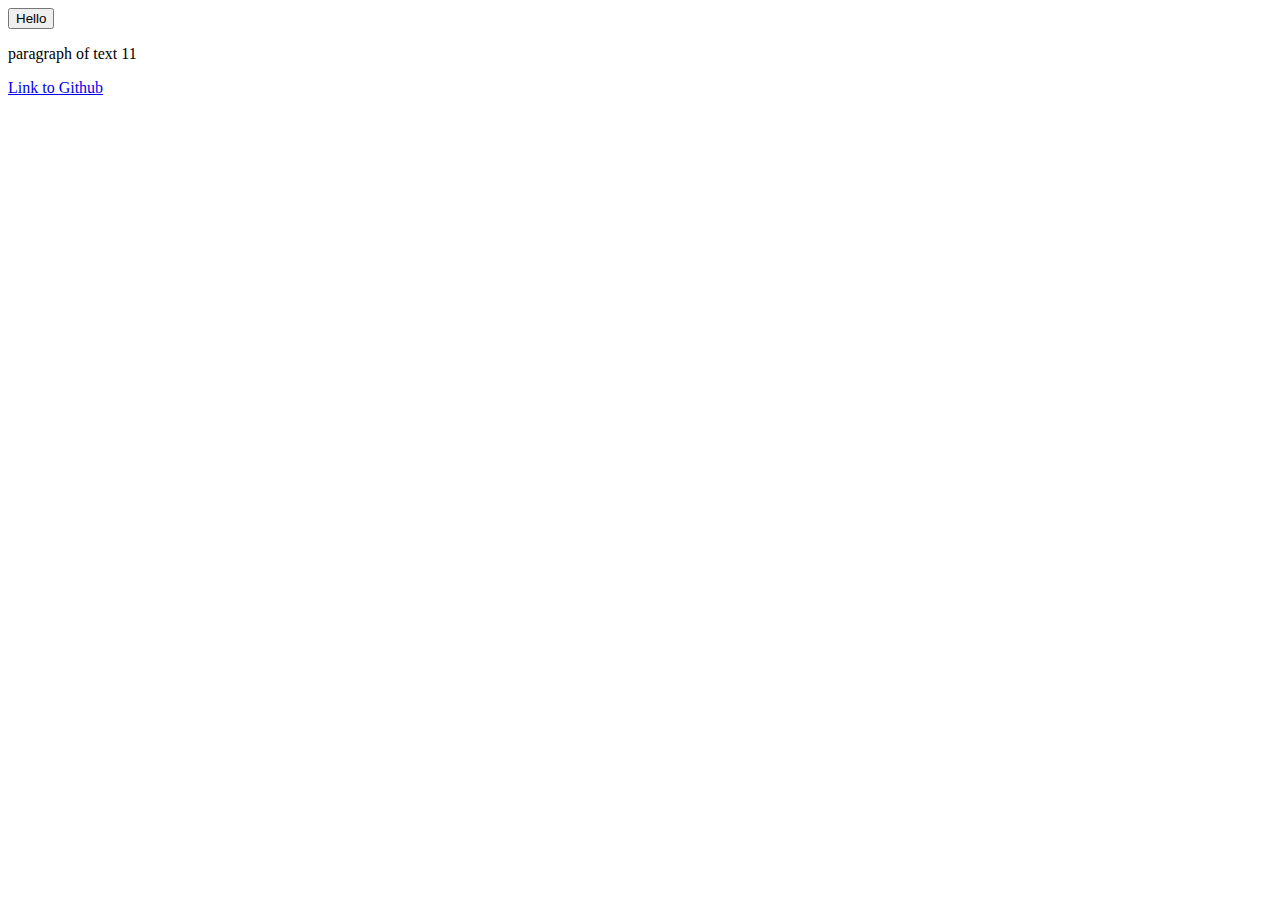
<file: intro-html/index.html>
<!DOCTYPE html>
<html>
    <head>
        <title>First Website</title>
    </head>
    <body>
        <button>
            Hello
        </button>
        <p>
            paragraph of text 11
        </p>
        <a href="https://github.com/Merch7x/" target="_blank">
            Link to Github
        </a>
    </body>
</html>
</file>
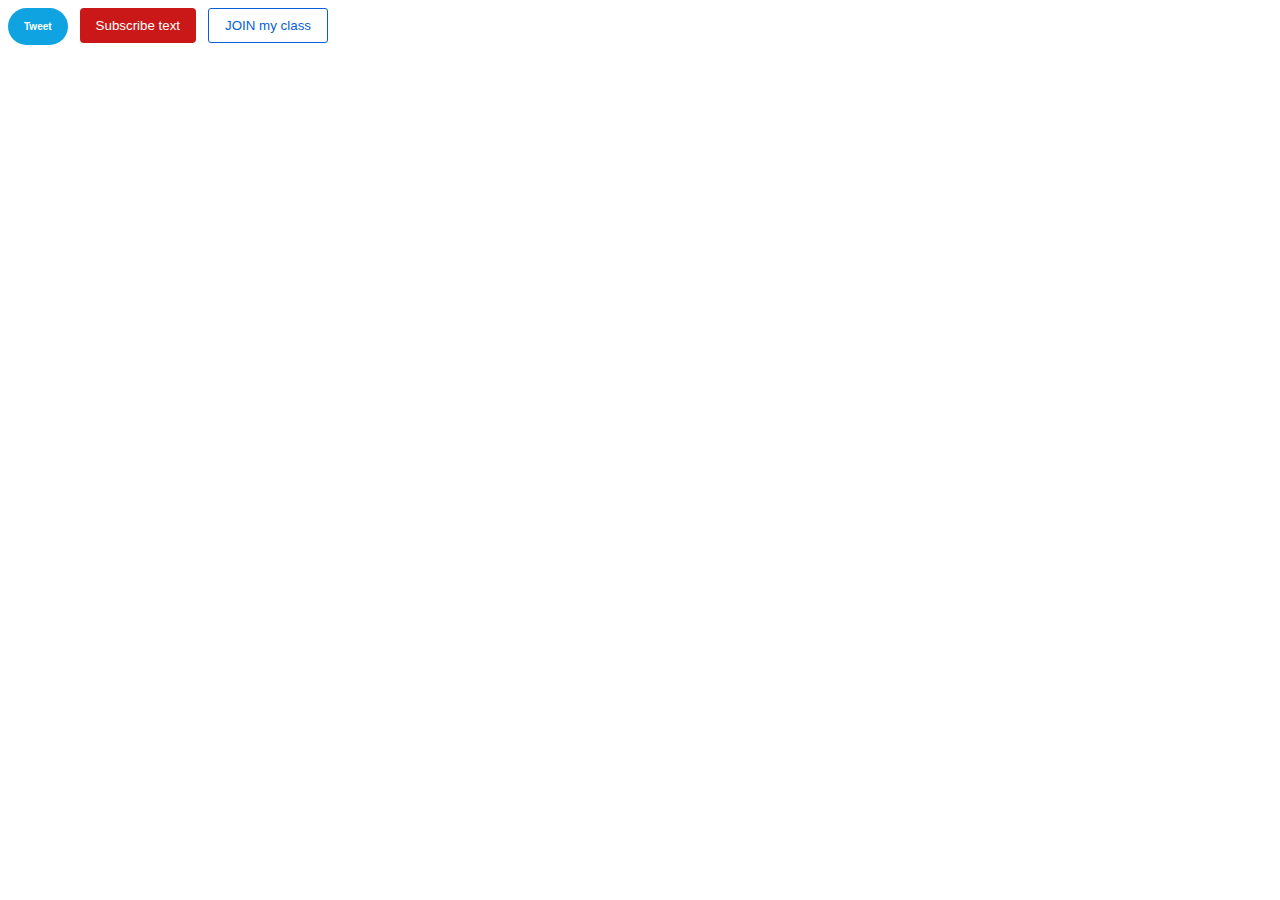
<file: intro-html/buttons.html>
<!DOCTYPE html>
<html>
  <head>
    <title>Buttons</title>
    <link rel="stylesheet" href="buttons.css">
  </head>
  <body>   
    <button class="tweet-button">
      Tweet
    </button>
    <button class="Subscribe-button">
      Subscribe text
    </button>
    <button class="join-button">
      JOIN my class
    </button>
  </body>
</html>
</file>
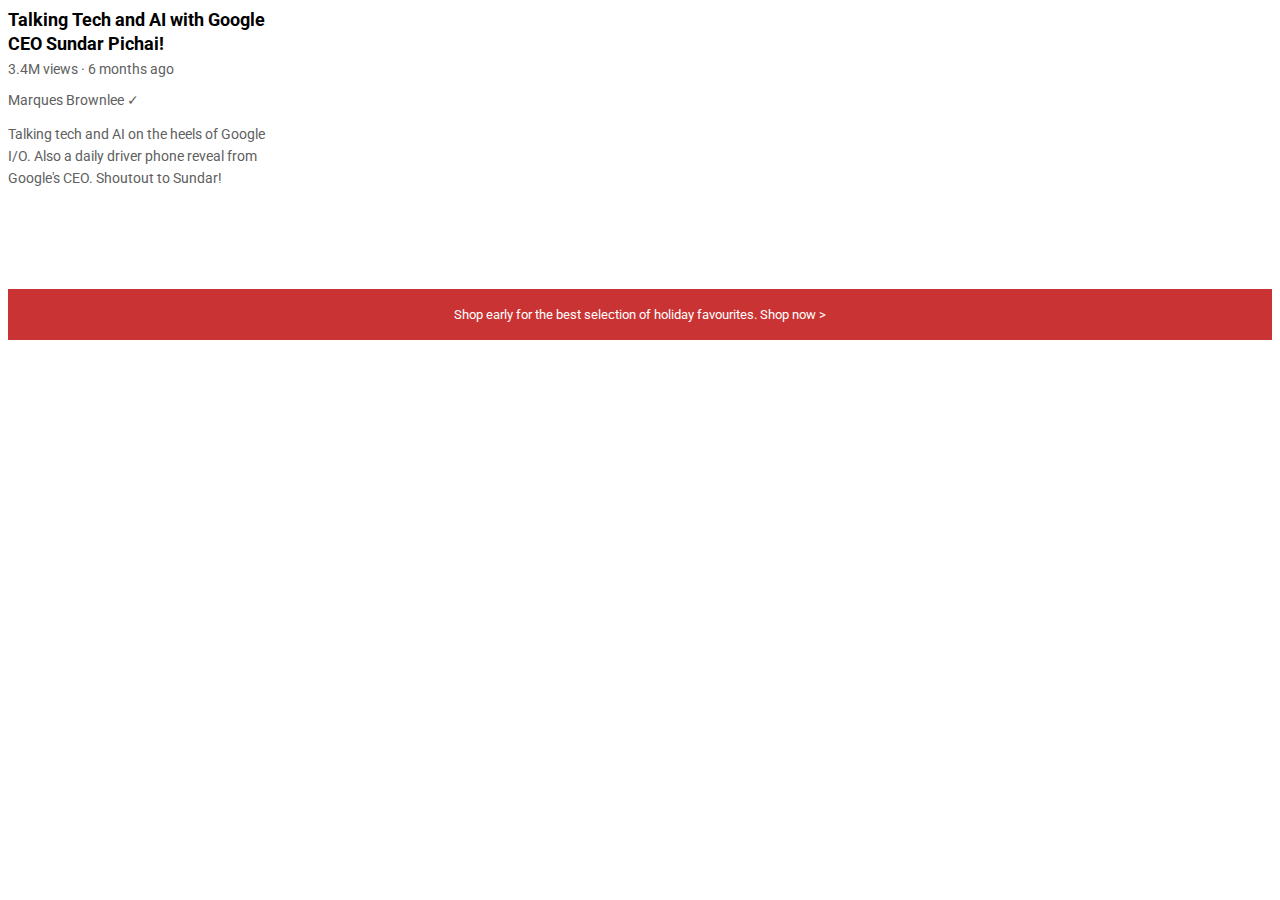
<file: intro-html/text.html>
<!DOCTYPE html>
<html>
  <head>
    <title>Text</title>
    <link rel="preconnect" href="https://fonts.googleapis.com">
    <link rel="preconnect" href="https://fonts.gstatic.com" crossorigin>
    <link href="https://fonts.googleapis.com/css2?family=Roboto:ital,wght@0,400;1,700&display=swap" rel="stylesheet">
    <link rel="stylesheet" href="text.css">
  </head>
  <body>
    <p class="video-title">
      Talking Tech and AI with Google CEO Sundar Pichai!
    </p>
    
    <p class="video-stats">
      3.4M views &#183; 6 months ago
    </p>
    
    <p class="channel-owner">
      Marques Brownlee &#10003;
    </p>
    
    <p class="review">
      Talking tech and AI on the heels of Google I/O. 
      Also a daily driver phone reveal from Google's CEO. 
      Shoutout to Sundar!
    </p>
    
    <p class="apple-button">
      Shop early for the best selection of holiday favourites. <span class="text">Shop now &#62;</span>
    </p>
  </body>
</html>
</file>
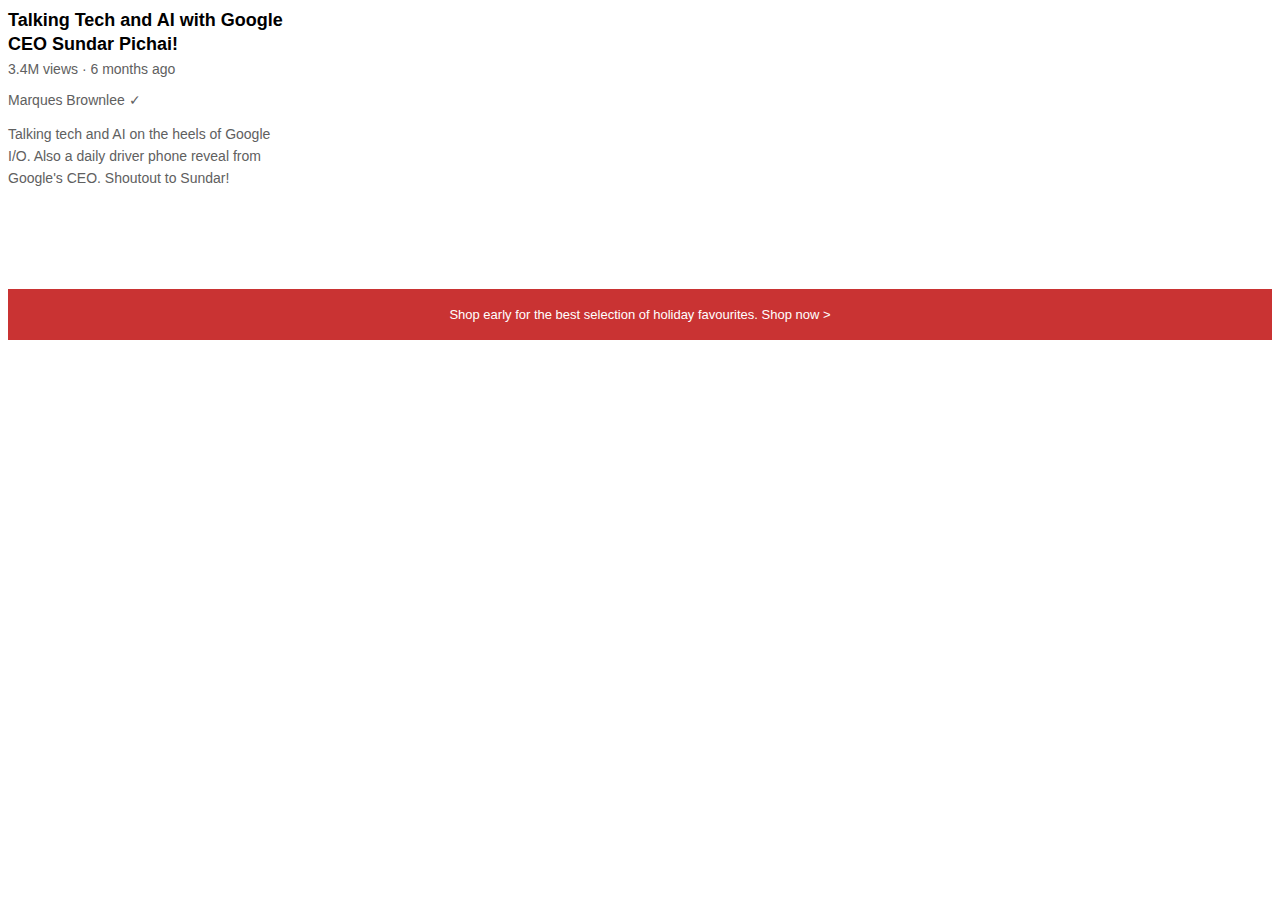
<file: portfolio/text.html>
<!DOCTYPE html>
<html>
  <head>
    <title>Text</title>
    <link rel="stylesheet" href="text.css">
  </head>
  <body>
    <p class="video-title">
      Talking Tech and AI with Google CEO Sundar Pichai!
    </p>
    
    <p class="video-stats">
      3.4M views &#183; 6 months ago
    </p>
    
    <p class="channel-owner">
      Marques Brownlee &#10003;
    </p>
    
    <p class="review">
      Talking tech and AI on the heels of Google I/O. 
      Also a daily driver phone reveal from Google's CEO. 
      Shoutout to Sundar!
    </p>
    
    <p class="apple-button">
      Shop early for the best selection of holiday favourites. <span class="text">Shop now &#62;</span>
    </p>
  </body>
</html>
</file>
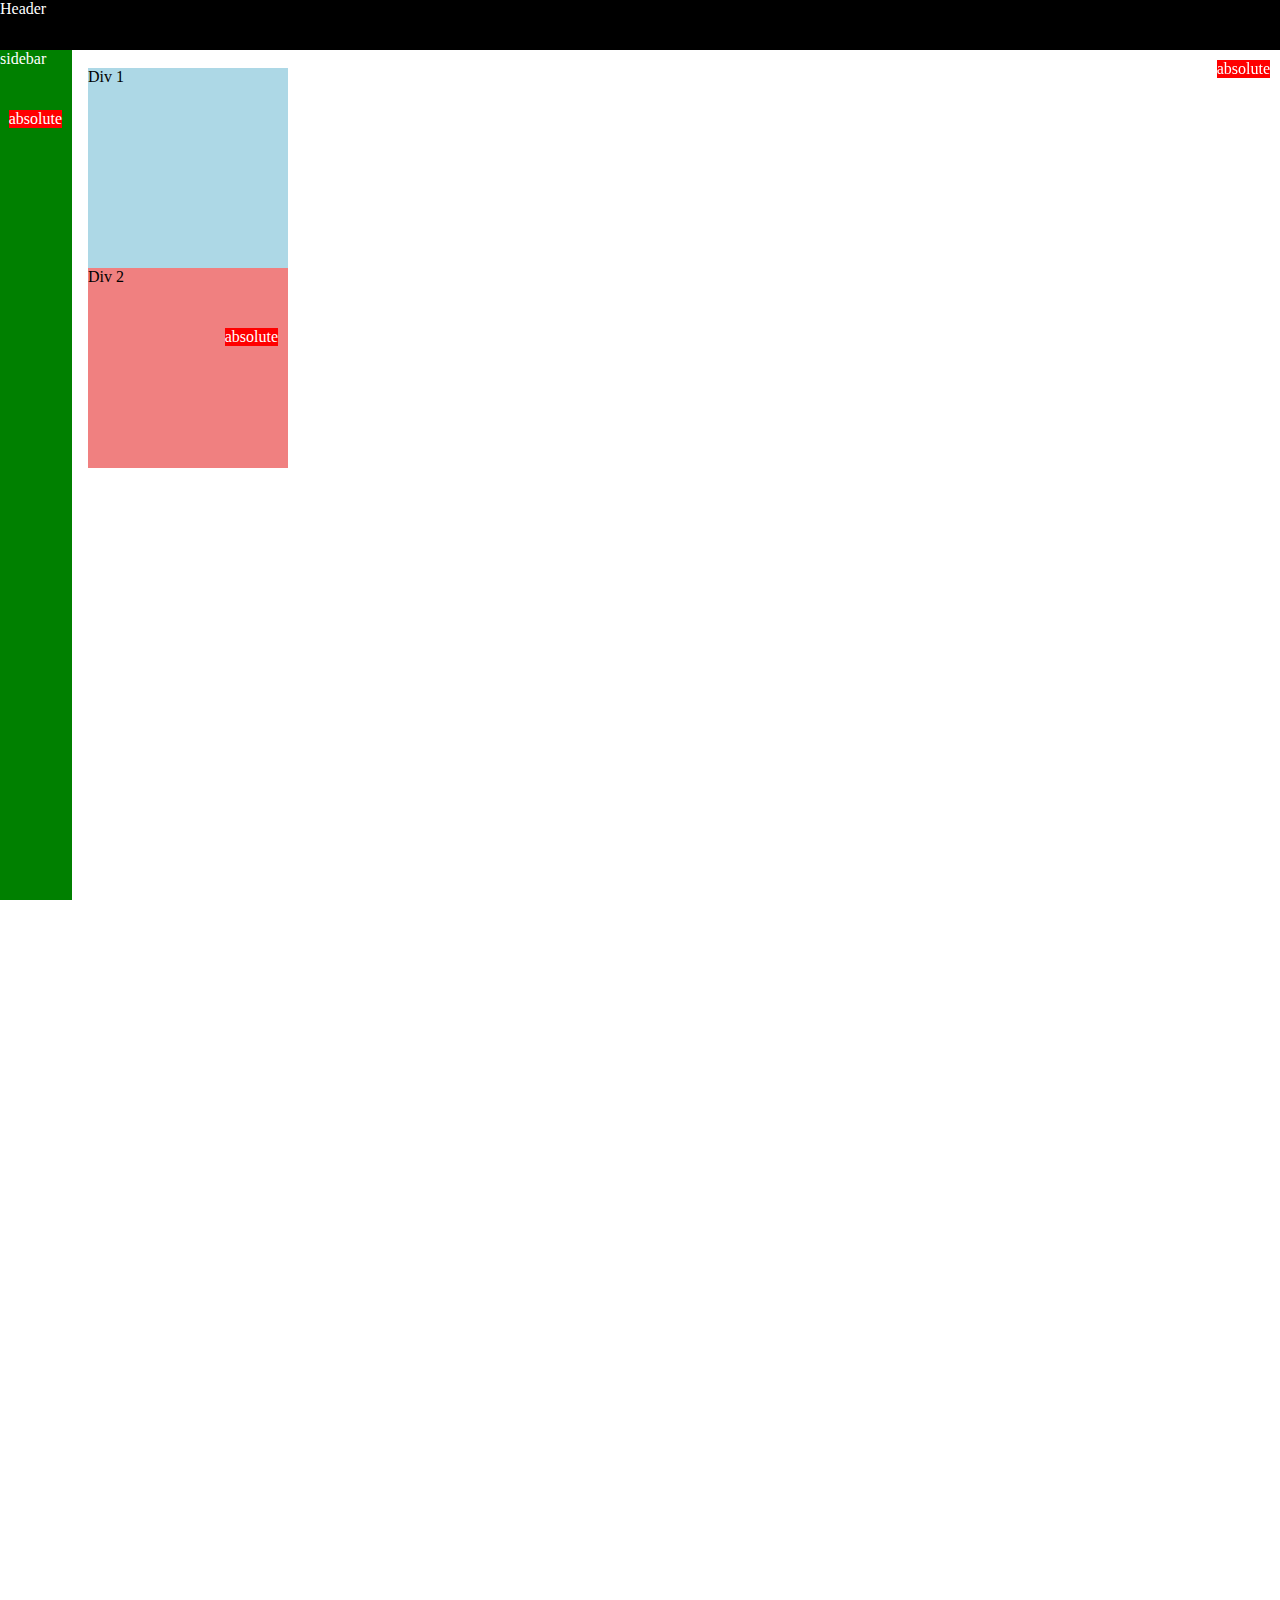
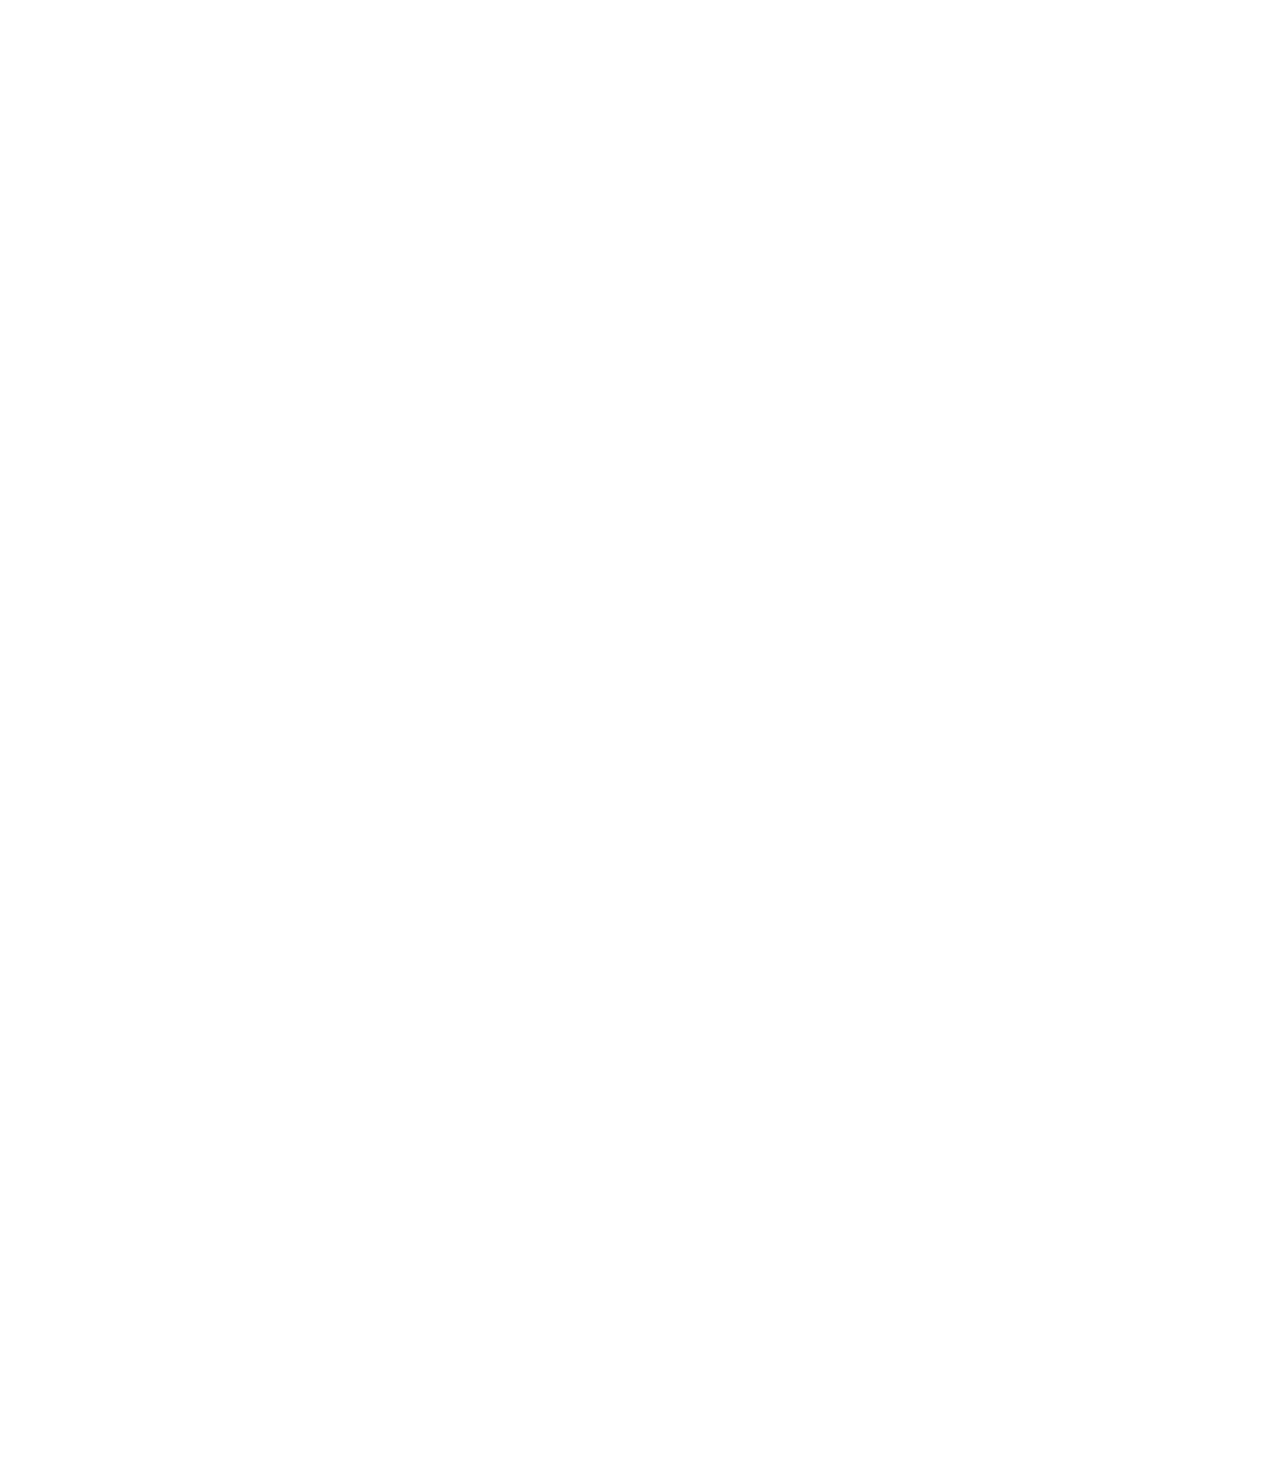
<file: youtube/csspositions.html>
<!DOCTYPE html>
<html>
  <head>
    <title>Positions</title>
  </head>
  <body style="
   height: 3000px;
   padding-top: 60px; 
   padding-left: 80px;
  ">
    <div style="
    background-color: rgb(0, 0, 0);
    color: white;
    position: fixed;
    top: 0;
    left: 0;
    right: 0;
    height: 50px;
   
    "> Header</div> 
    <div style="
      background-color: green;
      color: white;
      position: fixed;
      left: 0;
      bottom: 0;
      top: 50px;
      width: 72px;
      z-index: 1;

    ">
      sidebar 
      <div style="
      position: absolute;
      background-color: red;
      color: white;
      right: 10px;
      top: 60px;
    ">
      absolute
    </div>
    </div>

    <div style="
      position: absolute;
      background-color: red;
      color: white;
      right: 10px;
      top: 60px;
    ">
      absolute
    </div>
    </div>
    <div style="background-color: lightblue;width: 200px;height: 200px;position: static;">
       Div 1
    </div>
    <div style="background-color: lightcoral; width: 200px;height: 200px;position: relative;">
       Div 2 
       <div style="
       position: absolute;
       background-color: red;
       color: white;
       right: 10px;
       top: 60px;
       ">
       absolute
       </div>
    </div>
  </body>
</html>
</file>
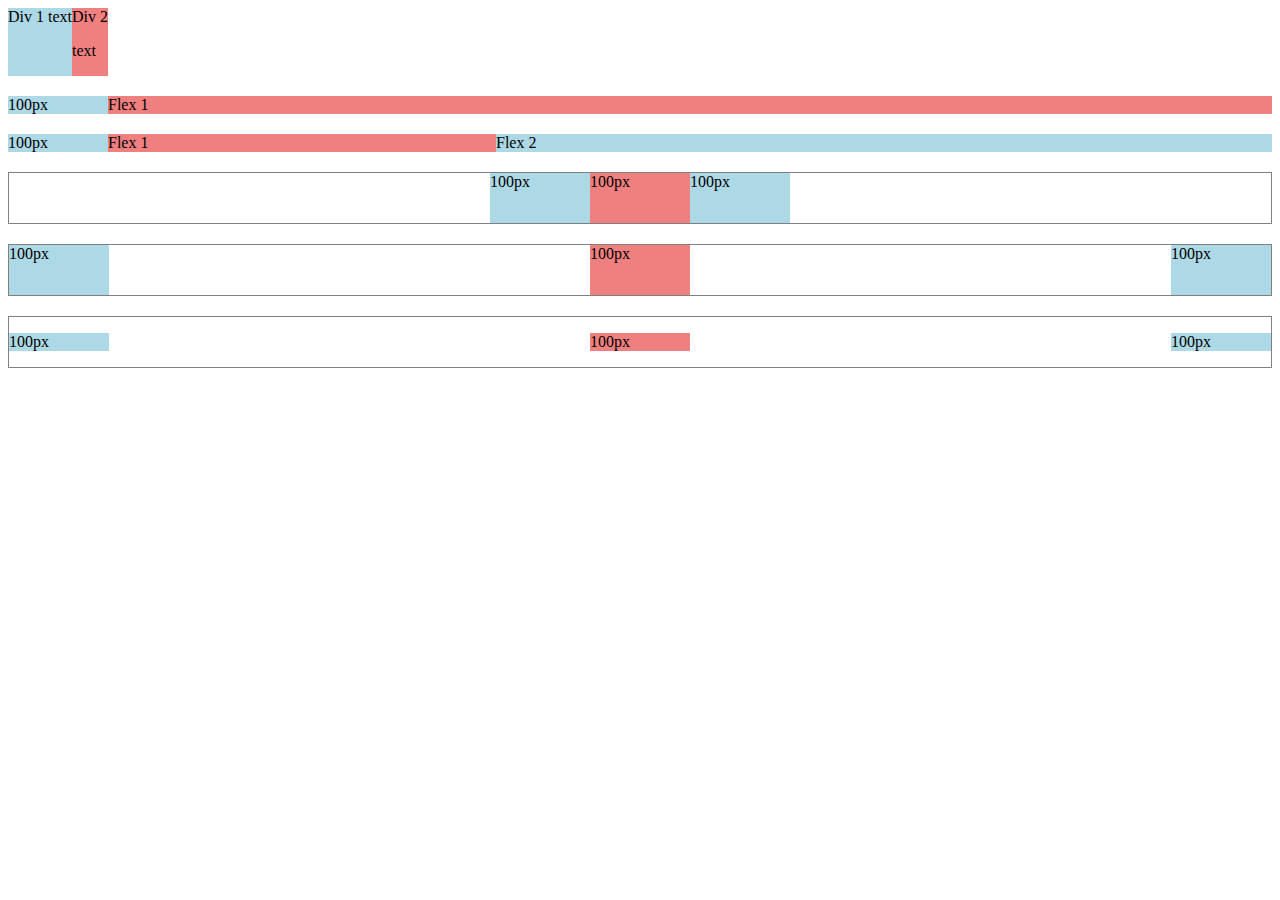
<file: youtube/flexbox.html>
<!DOCTYPE html>
<html>
  <head>
    <title>FlexBox</title>
  </head>
  <body>
    <div style="
    display: flex;
    flex-direction: row;
    ">
      <div style="background-color: lightblue;"> Div 1 text</div>
      <div style="background-color: lightcoral;"> Div 2 <p>text</p></div>
    </div>

    <div style="
    margin-top: 20px;
    display: flex;
    flex-direction: row;
    ">
      <div style="background-color: lightblue; width: 100px;"> 100px </div>
      <div style="background-color: lightcoral; flex: 1;"> Flex 1</div>
    </div>

    <div style="
    margin-top: 20px;
    display: flex;
    flex-direction: row;
    ">
      <div style="background-color: lightblue; width: 100px;"> 100px </div>
      <div style="background-color: lightcoral; flex: 1;"> Flex 1</div>
      <div style="background-color: lightblue; flex: 2;"> Flex 2 </div>
    </div>

    <div style="
    margin-top: 20px;
    height: 50px;
    border-width: 1px;
    border-style: solid;
    border-color: gray;
    display: flex;
    flex-direction: row;
    justify-content: center;
    ">
      <div style="background-color: lightblue; width: 100px;"> 100px </div>
      <div style="background-color: lightcoral;width: 100px;"> 100px</div>
      <div style="background-color: lightblue; width: 100px;;"> 100px </div>
    </div>

    <div style="
    margin-top: 20px;
    height: 50px;
    border-width: 1px;
    border-style: solid;
    border-color: gray;
    display: flex;
    flex-direction: row;
    justify-content: space-between
    ">
      <div style="background-color: lightblue; width: 100px;"> 100px</div>
      <div style="background-color: lightcoral;width: 100px;"> 100px</div>
      <div style="background-color: lightblue; width: 100px;;"> 100px </div>
    </div>

    <div style="
    margin-top: 20px;
    height: 50px;
    border-width: 1px;
    border-style: solid;
    border-color: gray;
    display: flex;
    flex-direction: row;
    justify-content: space-between;
    align-items: center;
    
    ">
      <div style="background-color: lightblue; width: 100px;"> 100px</div>
      <div style="background-color: lightcoral;width: 100px;"> 100px</div>
      <div style="background-color: lightblue; width: 100px;;"> 100px </div>
    </div>
  </body>
</html>
</file>
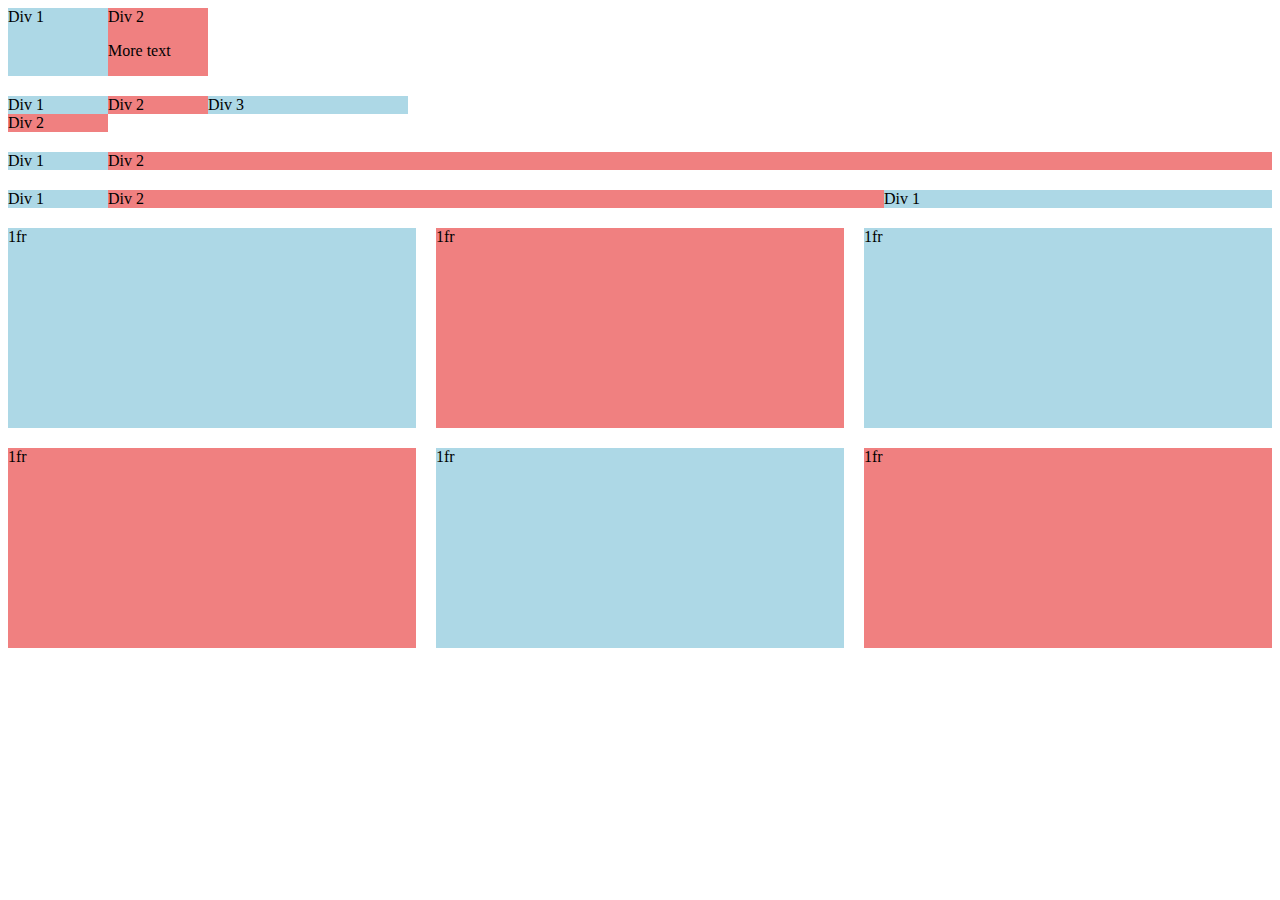
<file: youtube/grid.html>
<!DOCTYPE html>
<html>
  <head>
    <title>Grid</title>
  </head>
  <body>
    <div style="
      display: grid;
      grid-template-columns: 100px 100px;
      ">
      <div style="background-color: lightblue;">Div 1</div>
      <div style="background-color: lightcoral;">Div 2 <p>More text </p></div>
    </div>

    <div style="
    margin-top: 20px;
    display: grid;
    grid-template-columns: 100px 100px 200px;
    ">
    <div style="background-color: lightblue;">Div 1</div>
    <div style="background-color: lightcoral;">Div 2</div>
    <div style="background-color: lightblue;">Div 3</div>
    <div style="background-color: lightcoral;">Div 2</div>
  </div>

  <div style="
  margin-top: 20px;
  display: grid;
  grid-template-columns: 100px 1fr;
  ">
  <div style="background-color: lightblue;">Div 1</div>
  <div style="background-color: lightcoral;">Div 2</div>
  </div>

  <div style="
  margin-top: 20px;
  display: grid;
  grid-template-columns: 100px 2fr 1fr;
  ">
  <div style="background-color: lightblue;">Div 1</div>
  <div style="background-color: lightcoral;">Div 2</div>
  <div style="background-color: lightblue;">Div 1</div>
  </div>

  <div style="
  margin-top: 20px;
  display: grid;
  grid-template-columns: 1fr 1fr 1fr;
  column-gap: 20px;
  row-gap: 20px;
  ">
  <div style="background-color: lightblue; height: 200px;">1fr</div>
  <div style="background-color: lightcoral; height: 200px;">1fr</div>
  <div style="background-color: lightblue; height: 200px;">1fr</div>
  <div style="background-color: lightcoral; height: 200px;">1fr</div>
  <div style="background-color: lightblue; height: 200px;">1fr</div>
  <div style="background-color: lightcoral; height: 200px;">1fr</div>

  </div>

  </body>
</html>
</file>
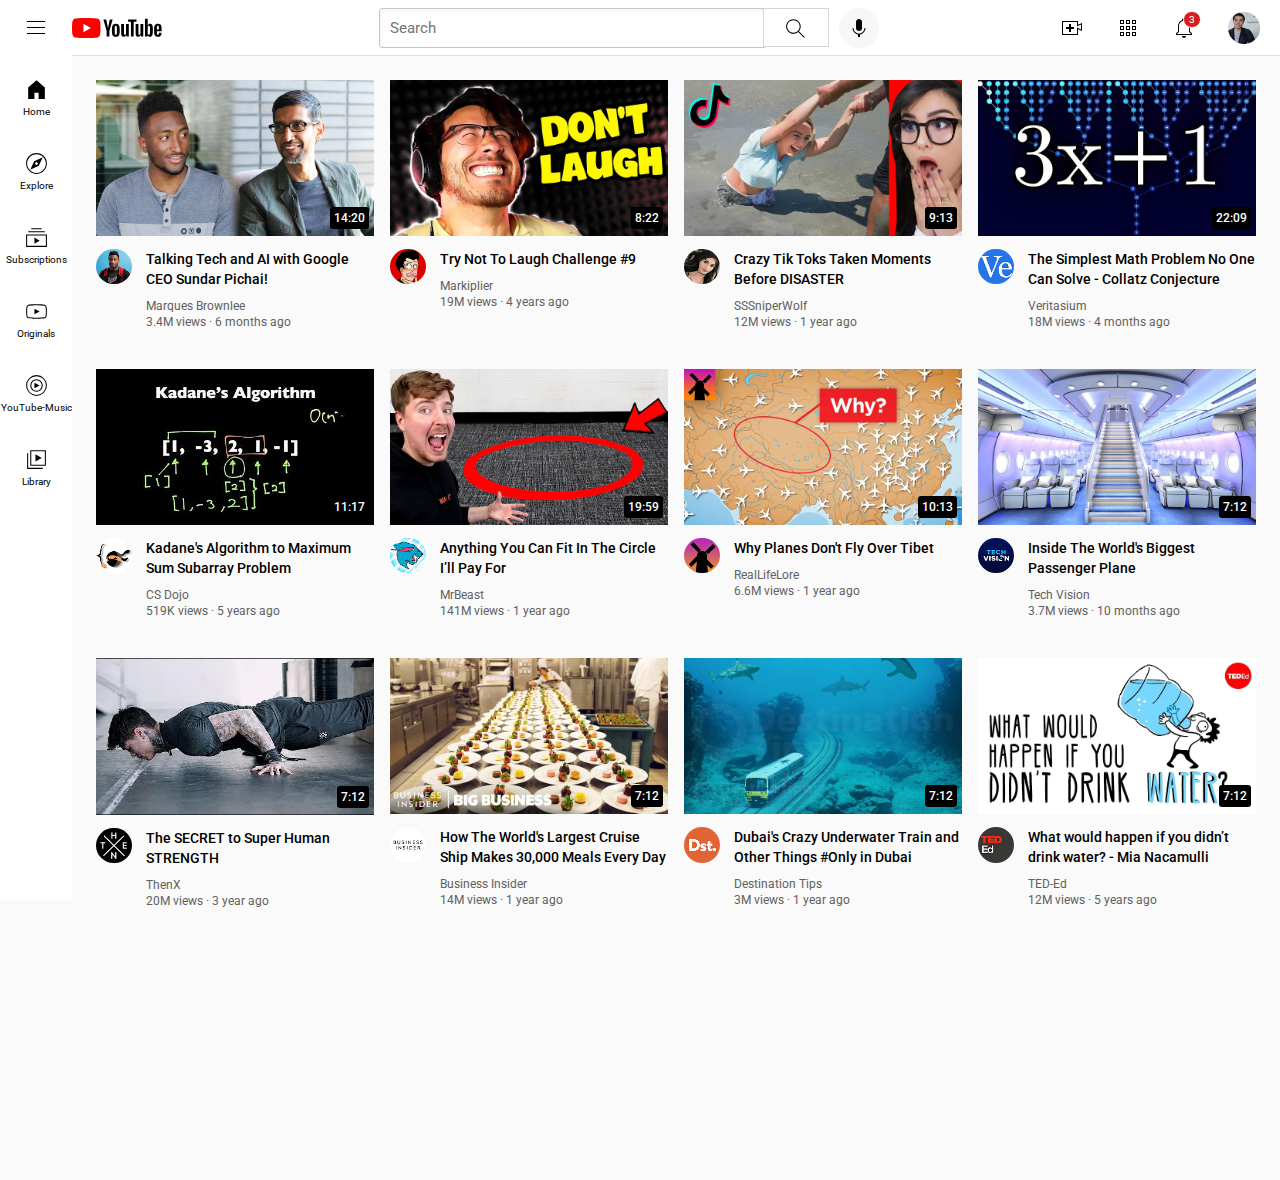
<file: youtube/youtube.html>
<!DOCTYPE html>
<html>
  <head>
    <title>YouTube.com Clone</title>
    <link rel="preconnect" href="https://fonts.googleapis.com">
    <link rel="preconnect" href="https://fonts.gstatic.com" crossorigin>
    <link href="https://fonts.googleapis.com/css2?family=Roboto:wght@400;500;700&display=swap" rel="stylesheet">
    <link rel="stylesheet" href="styles/video.css">
    <link rel="stylesheet" href="styles/header.css">
    <link rel="stylesheet" href="styles/general.css">
    <link rel="stylesheet" href="styles/sidebar.css">
  </head>
  <body>
    <header class="header">
      <div class="left-section">
        <img class="hamburger-menu" src="icons/hamburger-menu.svg">
        <img class="youtube-logo" src="icons/youtube-logo.svg">
      </div>

      <div class="middle-section">
        <input class="Searchbar" type="text" placeholder="Search">
        
        <button class="search-button">
          <img class="search-icon" src="icons/search.svg">
          <div class="tooltip">Search</div>
        </button>
        <button class="voice-search-button">
          <img class="voice-search-icon" src="icons/voice-search-icon.svg">
          <div class="tooltip">Search with your voice</div>
        </button>
      </div>

      <div class="right-section">
        <div class="upload-icon-container">
          <img class="upload" src="icons/upload.svg">
          <div class="tooltip">Create</div>
        </div>
        
        <div class="apps-icon-container">
          <img class="apps" src="icons/youtube-apps.svg">
          <div class="tooltip"> YouTube Apps</div>
        </div>

          <div class="notifications-container"> 
            <img class="notifications" src="icons/notifications.svg">
            <div class="notification-count">
              3
            </div>
            <div class="tooltip">Notifications</div>
          </div>

          <img class="my-channel-pic" src="channel-profile/my-channel.jpeg">
      </div>
    </header>

    <nav class="sidebar">
      <div class="sidebar-icons">
        <img src="icons/home.svg">
        <div>Home</div>
      </div>

      <div class="sidebar-icons">
        <img src="icons/explore.svg">
        <div>Explore</div>
      </div>

      <div class="sidebar-icons">
        <img src="icons/subscriptions.svg">
        <div>Subscriptions</div>
      </div>

      <div class="sidebar-icons">
        <img src="icons/originals.svg">
        <div>Originals</div>
      </div>

      <div class="sidebar-icons">
        <img src="icons/youtube-music.svg">
        <div>YouTube-Music</div>
      </div>

      <div class="sidebar-icons">
        <img src="icons/library.svg">
        <div>Library</div>
      </div>

    </nav>
    
    <main>
      <section class="video-grid">
        <div>
          <div class="thumbnail-row">
            <img class="thumbnail" src="thumbnails/thumbnail-1.webp">
            <div class="video-time"> 14:20 </div>
          </div>
          <div class="video-info-grid">
            <div>
              <img class="profile-picture" src="channel-profile/channel-1.jpeg">
            </div>
            <div>
              <p class="video-title">
                Talking Tech and AI with Google CEO Sundar Pichai!
              </p>
            
              <p class="video-author">
                Marques Brownlee
              </p>
              <p class="video-stats">
                3.4M views &#183; 6 months ago
              </p>
            </div>        
          </div>    
        </div>
    
        <div class="video-preview">
          <div class="thumbnail-row">
            <img class="thumbnail" src="thumbnails/thumbnail-2.webp">
            <div class="video-time"> 8:22 </div>
          </div>
          <div class="video-info-grid">
            <div>
              <img class="profile-picture" src="channel-profile/channel-2.jpeg">
            </div>
            <div>
              <p class="video-title">
                Try Not To Laugh Challenge #9
              </p>
            
              <p class="video-author">
                Markiplier
              </p>
              <p class="video-stats">
                19M views · 4 years ago
              </p>
            </div>        
          </div>    
        </div>
    
        <div class="video-preview">
          <div class="thumbnail-row">
            <img class="thumbnail" src="thumbnails/thumbnail-3.webp">
            <div class="video-time"> 9:13 </div>
          </div>
          <div class="video-info-grid">
            <div>
              <img class="profile-picture" src="channel-profile/channel-3.jpeg">
            </div>
            <div>
              <p class="video-title">
                Crazy Tik Toks Taken Moments Before DISASTER
              </p>
            
              <p class="video-author">
                SSSniperWolf
              </p>
              <p class="video-stats">
                12M views &#183; 1 year ago
              </p>
            </div>        
          </div>    
        </div>
    
        <div class="video-preview">
          <div class="thumbnail-row">
            <img class="thumbnail" src="thumbnails/thumbnail-4.webp">
            <div class="video-time"> 22:09 </div>
          </div>
          <div class="video-info-grid">
            <div>
              <img class="profile-picture" src="channel-profile/channel-4.jpeg">
            </div>
            <div>
              <p class="video-title">
                The Simplest Math Problem No One Can Solve - Collatz Conjecture
              </p>
            
              <p class="video-author">
                Veritasium
              </p>
              <p class="video-stats">
                18M views &#183; 4 months ago
              </p>
            </div>        
          </div>    
        </div>
    
        <div class="video-preview">
          <div class="thumbnail-row">
            <img class="thumbnail" src="thumbnails/thumbnail-5.webp">
            <div class="video-time"> 11:17 </div>
          </div>
          <div class="video-info-grid">
            <div>
              <img class="profile-picture" src="channel-profile/channel-5.jpeg  ">
            </div>
            <div>
              <p class="video-title">
                Kadane's Algorithm to Maximum Sum Subarray Problem
              </p>
            
              <p class="video-author">
                CS Dojo
              </p>
              <p class="video-stats">
                519K views &#183; 5 years ago
              </p>
            </div>        
          </div>    
        </div>
    
        <div class="video-preview">
          <div class="thumbnail-row">
            <img class="thumbnail" src="thumbnails/thumbnail-6.webp">
            <div class="video-time"> 19:59 </div>
          </div>
          <div class="video-info-grid">
            <div>
              <img class="profile-picture" src="channel-profile/channel-6.jpeg">
            </div>
            <div>
              <p class="video-title">
                Anything You Can Fit In The Circle I’ll Pay For
              </p>
            
              <p class="video-author">
                MrBeast
              </p>
              <p class="video-stats">
                141M views &#183; 1 year ago
              </p>
            </div>        
          </div>    
        </div>
  
        <div class="video-preview">
          <div class="thumbnail-row">
            <img class="thumbnail" src="thumbnails/thumbnail-7.webp">
            <div class="video-time"> 10:13 </div>
          </div>
          <div class="video-info-grid">
            <div>
              <img class="profile-picture" src="channel-profile/channel-7.jpeg">
            </div>
            <div>
              <p class="video-title">
                Why Planes Don't Fly Over Tibet
              </p>
            
              <p class="video-author">
                RealLifeLore
              </p>
              <p class="video-stats">
                6.6M views &#183 1 year ago
              </p>
            </div>        
          </div>    
        </div>
  
        <div class="video-preview">
          <div class="thumbnail-row">
            <img class="thumbnail" src="thumbnails/thumbnail-8.webp">
            <div class="video-time"> 7:12 </div>
          </div>
          <div class="video-info-grid">
            <div>
              <img class="profile-picture" src="channel-profile/channel-8.jpeg">
            </div>
            <div>
              <p class="video-title"> 
                Inside The World's Biggest Passenger Plane
              </p>
            
              <p class="video-author">
                Tech Vision
              </p>
              <p class="video-stats">
                3.7M views &#183 10 months ago
              </p>
            </div>        
          </div>    
        </div>
  
        <div class="video-preview">
          <div class="thumbnail-row">
            <img class="thumbnail" src="thumbnails/thumbnail-9.webp">
            <div class="video-time"> 7:12 </div>
          </div>
          <div class="video-info-grid">
            <div>
              <img class="profile-picture" src="channel-profile/channel-9.jpeg">
            </div>
            <div>
              <p class="video-title"> 
                The SECRET to Super Human STRENGTH
              </p>
            
              <p class="video-author">
                ThenX
              </p>
              <p class="video-stats">
                20M views · 3 year ago
              </p>
            </div>        
          </div>    
        </div>
    
        <div class="video-preview">
          <div class="thumbnail-row">
            <img class="thumbnail" src="thumbnails/thumbnail-10.webp">
            <div class="video-time"> 7:12 </div>
          </div>
          <div class="video-info-grid">
            <div>
              <img class="profile-picture" src="channel-profile/channel-10.jpeg">
            </div>
            <div>
              <p class="video-title"> 
                How The World's Largest Cruise Ship Makes 30,000 Meals Every Day
              </p>
            
              <p class="video-author">
                Business Insider
              </p>
              <p class="video-stats">
                14M views &#183; 1 year ago
              </p>
            </div>        
          </div>    
        </div>
        
        <div class="video-preview">
          <div class="thumbnail-row">
            <img class="thumbnail" src="thumbnails/thumbnail-11.webp">
            <div class="video-time"> 7:12 </div>
          </div>
          <div class="video-info-grid">
            <div>
              <img class="profile-picture" src="channel-profile/channel-11.jpeg">
            </div>
            <div>
              <p class="video-title"> 
                Dubai's Crazy Underwater Train and Other Things #Only in Dubai
              </p>
            
              <p class="video-author">
                Destination Tips
              </p>
              <p class="video-stats">
                3M views &#183; 1 year ago
              </p>
            </div>        
          </div>    
        </div>
        
        <div class="video-preview">
          <div class="thumbnail-row">
            <img class="thumbnail" src="thumbnails/thumbnail-12.webp">
            <div class="video-time"> 7:12 </div>
          </div>
          <div class="video-info-grid">
            <div>
              <img class="profile-picture" src="channel-profile/channel-12.jpeg">
            </div>
            <div>
              <p class="video-title"> 
                What would happen if you didn’t drink water? - Mia Nacamulli
              </p>
            
              <p class="video-author">
                TED-Ed
              </p>
              <p class="video-stats">
                12M views &#183 5 years ago
              </p>
            </div>        
          </div>    
        </div>
      </section>
    </main>
  </body>
</html>
</file>
<file: intro-html/buttons.css>
.Subscribe-button {
  background-color: rgb(202, 24, 24);
  color: white;
  border: none;
  padding-top: 10px;
  padding-bottom: 10px;
  padding-left: 16px;
  padding-right: 16px;
  border-radius: 4px;
  cursor: pointer;
  margin-right: 8px;
  transition: opacity 0.15s;
  vertical-align: top;
}

.Subscribe-button:hover {
  opacity: 0.8;
}

.Subscribe-button:active {
  opacity: 0.5;
}

.join-button {
  background-color: white;
  border-color: rgb(6, 95, 212);
  color:rgb(6, 95, 212);
  border-style: solid;
  border-width: 1px;
  border-radius: 3px;
  cursor: pointer;
  padding-top: 9px;
  padding-bottom: 9px;
  padding-left: 16px;
  padding-right: 16px;
  transition: color 0.1s, background-color 0.1s;
  vertical-align: top;
}

.join-button:hover {
  background-color: rgb(6, 95, 212);
  color:aliceblue;
}

.join-button:active {
  opacity: 0.7;
}
.tweet-button {
  background-color: rgb(15, 163, 226);
  color: white;
  border: none;
  border-radius: 20px;
  font-weight: bold;
  font-size: 10px;
  cursor: pointer;
  margin-right: 8px;
  padding-top: 13px;
  padding-bottom: 13px;
  padding-left: 16px;
  padding-right: 16px;
  transition: box-shadow 0.15s;
  vertical-align: top;
}

.tweet-button:hover {
  box-shadow: 5px 5px 10px rgba(0, 0, 0, 0.2)
}
</file>
<file: intro-html/text.css>
p {
  font-family: Roboto;
  margin-top: 0;
  margin-bottom: 0;
}
.video-title {
  font-weight: bold;
  font-size: 18px;
  width: 280px;
  margin-bottom: 5px;
  line-height: 24px;
}

.video-stats {
  font-size: 14px;
  color: rgb(96, 96, 96);
}

.channel-owner {
  color: rgb(96, 96, 96);
  font-size: 14px;
  margin-top: 15px;
}
.review {
  width: 280px;
  color: rgb(96, 96, 96);
  font-size: 14px;
  line-height: 22px;
  margin-top: 15px;
}

.apple-button {
  background-color: rgb(201, 51, 51);
  color: white;
  border:none;
  margin-top: 100px;
  padding-left: 438px;
  padding-right: 438px;
  padding-top: 18px;
  padding-bottom: 18px;
  text-align: center;
  font-size: 13px;
}

.text {
  cursor: pointer;
}
.text:hover {
  text-decoration: underline;
}
</file>
<file: portfolio/text.css>
p {
  font-family: Arial;
  margin-top: 0;
  margin-bottom: 0;
}
.video-title {
  font-weight: bold;
  font-size: 18px;
  width: 280px;
  margin-bottom: 5px;
  line-height: 24px;
}

.video-stats {
  font-size: 14px;
  color: rgb(96, 96, 96);
}

.channel-owner {
  color: rgb(96, 96, 96);
  font-size: 14px;
  margin-top: 15px;
}
.review {
  width: 280px;
  color: rgb(96, 96, 96);
  font-size: 14px;
  line-height: 22px;
  margin-top: 15px;
}

.apple-button {
  background-color: rgb(201, 51, 51);
  color: white;
  border:none;
  margin-top: 100px;
  padding-left: 438px;
  padding-right: 438px;
  padding-top: 18px;
  padding-bottom: 18px;
  text-align: center;
  font-size: 13px;
}

.text {
  cursor: pointer;
}
.text:hover {
  text-decoration: underline;
}
</file>
<file: youtube/styles/video.css>
.thumbnail {
  width: 100%;
  cursor: pointer;
}

.thumbnail-row {
  margin-bottom: 9px;
  position: relative;
}

.video-time {
  font-family: Roboto, Arial;
  font-size: 12px;
  font-weight: 500;
  background-color: black;
  color: white;
  position: absolute;
  bottom: 11px;
  right: 5px;
  padding: 4px;
  border-radius: 3px;
}

.video-title {
  margin-top: 0;
  margin-bottom: 10px;
  font-weight: 500;
  font-size: 14px;
  line-height: 20px;
}

.video-author {
  margin-bottom: 2px;
}
.video-author,
.video-stats {
  color: rgb(96, 96, 96);
  font-size: 12px;
  pointer-events: none;
}

.video-grid {
  display: grid;
  grid-template-columns: 1fr 1fr 1fr 1fr;
  column-gap: 16px;
  row-gap: 40px;
}

@media (max-width: 750px) {
  .video-grid {
    grid-template-columns: 1fr 1fr;
  }
}

@media (min-width: 751) and (max-width: 999) {
  .video-grid {
    grid-template-columns: 1fr 1fr 1fr;
  }
}
  
@media (min-width: 1000px) {
  .video-grid {
    grid-template-columns: 1fr 1fr 1fr 1fr;
  }
}

.video-info-grid {
  display: grid;
  grid-template-columns: 50px 1fr;
}

.profile-picture {
  width:71%;
  border-radius: 50px;
}
</file>
<file: youtube/styles/header.css>
.header {
  background-color: white;
  height: 55px;
  display: flex;
  align-items: center;
  flex-direction: row;
  justify-content: space-between;
  position: fixed;
  top: 0;
  left: 0;
  right: 0;
  border-bottom-width: 0.5px;
  border-bottom-style: solid;
  border-bottom-color: rgb(227, 224, 224);
  z-index: 100;
}

.left-section {
  display: flex;
  align-items: center;
}

.hamburger-menu {
  height: 24px;
  margin-left: 24px;
  margin-right: 24px;
}

.youtube-logo {
  height: 20px;
  
}

.middle-section {
  flex: 1;
  display: flex;
  margin-left: 70px;
  margin-right: 35px;
  max-width: 500px;
  align-items: center;
}

.Searchbar {
  flex: 1;
  height: 38px;
  border-radius: 3px;
  padding-left: 10px;
  padding-top: 0;
  padding-bottom: 0;
  padding-right: 0;
  font-size: 15px;
  border-width: 1px;
  border-style: solid;
  border-color: rgb(199, 197, 197);
  box-shadow: inset 1px 2px 5px rgba(0, 0, 0, 0.05);
  width: 0;
}

.Searchbar::placeholder {
  font-family: Roboto, Arial;
  font-size: 15px;
}

.search-button {
  position: relative;
  height: 39px;
  width: 66px;
  background-color: rgb(255, 255, 255);;
  border-color: rgb(214, 213, 213); 
  border-style: solid;
  border-width: 1px;
  margin-left: -4px;
  margin-right: 10px;
}

.search-button .tooltip,
.voice-search-button .tooltip,
.upload-icon-container .tooltip,
.apps-icon-container .tooltip,
.notifications-container .tooltip
{
  font-family: Roboto, Arial;
  position: absolute;
  bottom: -50px;
  background-color: rgb(112, 110, 110);
  color: white;
  padding: 10px 6px;
  border-radius: 2px;
  font-size: 12px;
  opacity: 0;
  transform: opacity 0.15s;
  pointer-events: none;
  white-space: nowrap;
}

.search-button:hover .tooltip,
.voice-search-button:hover .tooltip,
.upload-icon-container:hover .tooltip,
.apps-icon-container:hover .tooltip,
.notifications-container:hover .tooltip
{
  opacity: 1;
}

.search-icon {
  width: 25px;
  margin-top: 4px;
}


.voice-search-button {
  display: flex;
  align-items: center;
  justify-content: center;
  position: relative;
  height: 40px;
  width: 40px;
  border: none;
  border-radius: 20px;
  background-color: rgb(248, 246, 246);
}


.voice-search-icon {
  height: 24px;
}

.right-section {
  display: flex;
  width: 200px;
  align-items: center;
  justify-content: space-between;
  margin-right: 20px;
  flex-shrink: 0;
}

.upload-icon-container,
.apps-icon-container,
.notifications-container
{
  position: relative;
  display: flex;
  align-items: center;
  justify-content: center;
}
.upload {
  height: 24px;
}

.apps {
  height: 24px;
}

.notifications {
  height: 24px;
}

.notification-count {
  display: flex;
  align-items: center;
  position: absolute;
  top: -5px;
  right: -5px;
  background-color: rgb(214, 30, 30);
  color: white;
  font-size: 10px;
  font-family: Roboto, Arial;
  margin-left: 0px;
  padding: 2px 5px;
  border-style: solid;
  border-color: white;
  border-width: 1px;
  border-radius: 10px;
}

.my-channel-pic {
  height: 32px;
  border-radius: 16%;
}
</file>
<file: youtube/styles/general.css>
p {
  font-family: Roboto, Arial;
  margin-top: 0px;
  margin-bottom: 0;
}

body {
  margin: 0;
  height: 1100px;
  padding-top: 80px;
  padding-left: 96px;
  padding-right: 24px;
  background-color: rgb(250, 250, 250);
}
</file>
<file: youtube/styles/sidebar.css>
.sidebar {
  position: fixed;
  left: 0;
  bottom: 0;
  top: 55px;
  width: 72px;
  background-color: white;
  z-index: 200;
  padding-top: 5px;
}

.sidebar-icons {
  display: flex;
  align-items: center;
  justify-content: center;
  flex-direction: column;
  background-color: white;
  height: 74px;
  cursor: pointer;
}

.sidebar-icons:hover {
  background-color: rgb(242, 242, 242);
}

.sidebar-icons img {
  height: 25px;
  margin-bottom: 4px;
}

.sidebar-icons div {
  font-size: 10px;
  font-family: Roboto, Arial;
}
</file>
